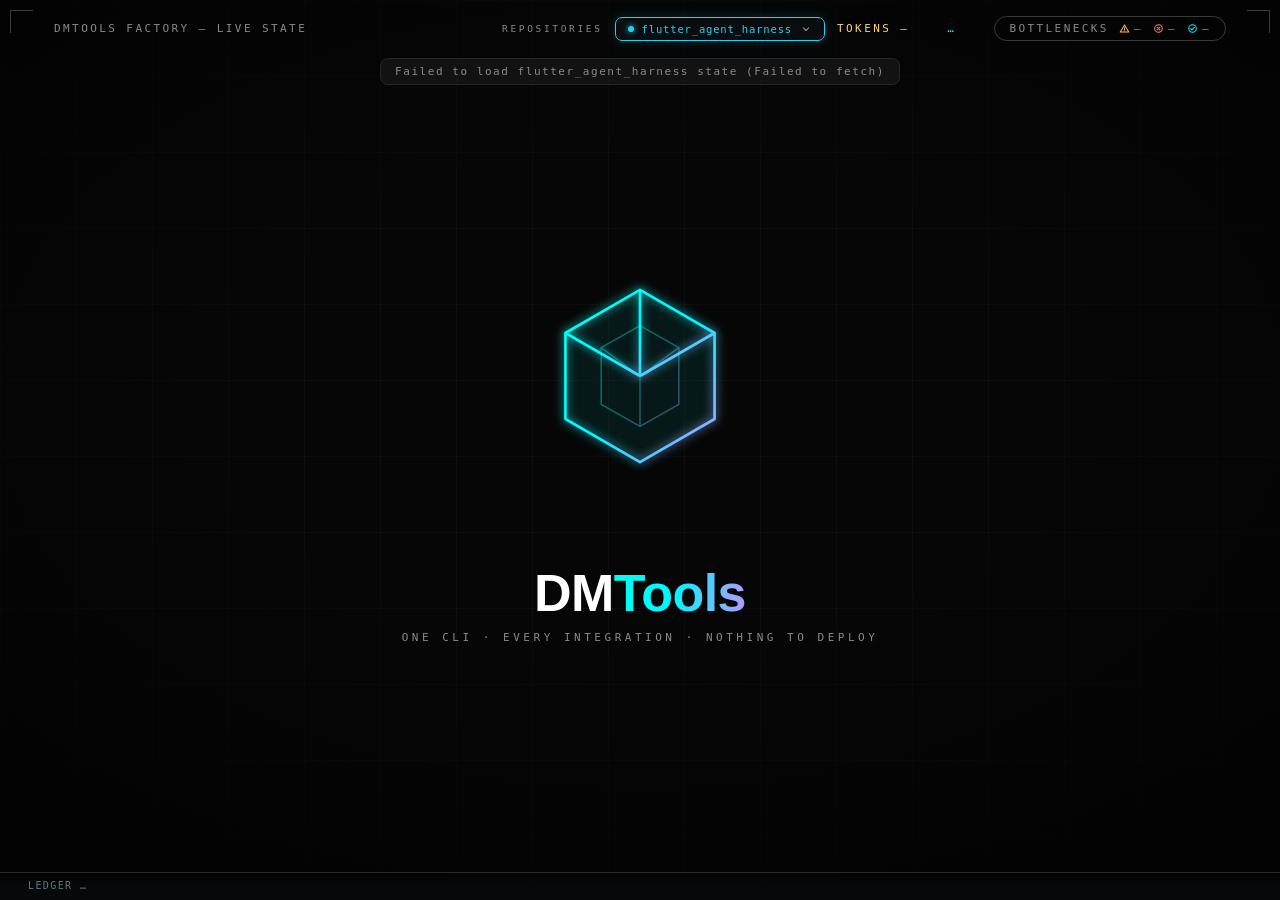
<file: index.html>
<!DOCTYPE html>
<html lang="en">
<head>
  <meta charset="UTF-8">
  <meta name="viewport" content="width=device-width, initial-scale=1.0">
  <title>DMTools Factory — Proto Board</title>
  <!--
    Proto board (v5 of the factory board line, ported from the dm.ai landing
    prototype). Zero build for the page itself: js/proto-board.js is an
    esbuild bundle of js/proto-src/*.ts — rebuild with
      npx esbuild js/proto-src/proto-board.ts --bundle --format=esm --outfile=js/proto-board.js
    Sources kept in js/proto-src/ (boardStats has the pure helpers + vitest tests upstream).
    Reads the same factory-data snapshots as index.html; adds ledger, dwell
    analytics, flow/timeline modals and the 30d merged archive dashboard.
  -->
  <link rel="stylesheet" href="./proto.css">
</head>
<body>
<section class="board" id="board">
    <div class="board__grid" aria-hidden="true"></div>
    <div class="board__vignette" aria-hidden="true"></div>

    <header class="board__hud">
      <span class="board__hudLabel">DMTOOLS FACTORY — LIVE STATE</span>
      <span class="board__hudRight">
        <span class="board__hudRepo">REPOSITORIES</span>
        <div class="board__select" id="factory-select">
          <button class="board__selectBtn" id="factory-btn" type="button" aria-haspopup="listbox" aria-expanded="false">
            <span class="board__selectDot" id="factory-btn-dot"></span>
            <span id="factory-btn-name">…</span>
            <svg class="iconIco board__selectCaret" viewBox="0 0 16 16" aria-hidden="true"><g fill="none" stroke="currentColor" stroke-width="1.5" stroke-linecap="round" stroke-linejoin="round"><path d="M4.5 6.5l3.5 3.5 3.5-3.5"/></g></svg>
          </button>
          <div class="board__selectMenu" id="factory-menu" hidden>
            <input class="board__selectSearch" id="factory-search" type="text" placeholder="Search repositories…" autocomplete="off" spellcheck="false" />
            <ul class="board__selectList" id="factory-list" role="listbox" aria-label="Repositories"></ul>
          </div>
        </div>
        <span class="board__hudSeq board__hudTokens" id="token-totals" title="Token spend across all cards · read = prompt + cache, write = completion">TOKENS —</span>
        <span class="board__hudSeq" id="tick-status">…</span>
        <button class="board__bnBtn" id="bottleneck-btn" type="button" aria-haspopup="dialog" title="Bottlenecks — stuck items, failing checks, delivered today">
          <span class="board__bnLabel">BOTTLENECKS</span>
          <span class="board__bnStat is-stuck" title="stuck &gt; 45m no movement">
            <svg class="iconIco" viewBox="0 0 16 16" aria-hidden="true"><g fill="none" stroke="currentColor" stroke-width="1.5" stroke-linecap="round" stroke-linejoin="round"><path d="M8 2.8L14.2 13H1.8z"/><path d="M8 6.8v2.7M8 11.4v.1"/></g></svg>
            <b id="bn-stuck">–</b>
          </span>
          <span class="board__bnStat is-err" title="failing checks">
            <svg class="iconIco" viewBox="0 0 16 16" aria-hidden="true"><g fill="none" stroke="currentColor" stroke-width="1.5" stroke-linecap="round" stroke-linejoin="round"><circle cx="8" cy="8" r="5.5"/><path d="M6.2 6.2l3.6 3.6M9.8 6.2l-3.6 3.6"/></g></svg>
            <b id="bn-err">–</b>
          </span>
          <span class="board__bnStat is-ok" title="delivered today (UTC)">
            <svg class="iconIco" viewBox="0 0 16 16" aria-hidden="true"><g fill="none" stroke="currentColor" stroke-width="1.5" stroke-linecap="round" stroke-linejoin="round"><circle cx="8" cy="8" r="5.5"/><path d="M5.4 8.2l1.8 1.8 3.4-3.7"/></g></svg>
            <b id="bn-done">–</b>
          </span>
        </button>
      </span>
    </header>
    <div class="board__ledger" id="factory-ledger" role="status">LEDGER …</div>

    <div class="board__status" id="load-status" role="status">Loading factory states…</div>

    <svg class="board__wires" id="wires" aria-hidden="true"></svg>

    <div class="board__cube" id="cube">
      <svg viewBox="0 0 200 200" width="210" height="210" role="img" aria-label="DMTools cube mark">
        <defs>
          <linearGradient id="cubeGrad" x1="0" y1="0" x2="1" y2="1">
            <stop offset="0" stop-color="#00FFF0" />
            <stop offset="0.5" stop-color="#00F6FF" />
            <stop offset="1" stop-color="#B896FF" />
          </linearGradient>
          <filter id="cubeGlow" x="-40%" y="-40%" width="180%" height="180%">
            <feGaussianBlur stdDeviation="4.5" result="b" />
            <feMerge><feMergeNode in="b" /><feMergeNode in="SourceGraphic" /></feMerge>
          </filter>
        </defs>
        <g stroke="url(#cubeGrad)" stroke-width="2.6" fill="none" stroke-linejoin="round" filter="url(#cubeGlow)">
          <path d="M100 18 L171 59 L171 141 L100 182 L29 141 L29 59 Z" fill="rgba(0,246,255,0.035)" />
          <path d="M100 100 L100 18 M100 100 L171 59 M100 100 L29 59" />
          <path d="M100 100 L100 182" opacity="0.55" />
        </g>
        <g stroke="url(#cubeGrad)" stroke-width="1.4" fill="none" opacity="0.38" stroke-linejoin="round">
          <path d="M100 52 L137 73 L137 127 L100 148 L63 127 L63 73 Z" />
          <path d="M100 100 L100 52 M100 100 L137 73 M100 100 L63 73 M100 100 L100 148" />
        </g>
      </svg>
    </div>

    <div class="board__caption">
      <p class="board__wordmark">DM<span>Tools</span></p>
      <p class="board__tagline">ONE CLI · EVERY INTEGRATION · NOTHING TO DEPLOY</p>
    </div>

    <ul class="board__mobileLanes" id="mobile-lanes"></ul>

    <div class="phaseModal" id="phase-modal" role="dialog" aria-modal="true" aria-labelledby="lane-title" hidden>
      <div class="phaseModal__backdrop" data-close></div>
      <div class="phaseModal__panel">
        <button class="phaseModal__close" type="button" data-close aria-label="Close"><svg class="iconIco" viewBox="0 0 16 16" aria-hidden="true"><g fill="none" stroke="currentColor" stroke-width="1.5" stroke-linecap="round"><path d="M4.5 4.5l7 7M11.5 4.5l-7 7"/></g></svg></button>

        <div id="lane-view">
          <p class="phaseModal__eyebrow" id="lane-eyebrow"></p>
          <h2 class="phaseModal__title" id="lane-title"></h2>
          <p class="phaseModal__summary" id="lane-summary"></p>
          <div class="laneAvg" id="lane-avg" hidden></div>
          <p class="phaseModal__sectionLabel">Tickets in this lane</p>
          <div class="phaseModal__tickets" id="lane-tickets"></div>
        </div>

        <div id="ticket-view" hidden>
          <button class="phaseModal__back" type="button" id="ticket-back"><svg class="iconIco" viewBox="0 0 16 16" aria-hidden="true"><g fill="none" stroke="currentColor" stroke-width="1.5" stroke-linecap="round" stroke-linejoin="round"><path d="M8 3.5L3.5 8 8 12.5M3.5 8H13"/></g></svg><span>Back to lane</span></button>
          <p class="phaseModal__eyebrow" id="ticket-eyebrow"></p>
          <h2 class="phaseModal__title" id="ticket-title"></h2>
          <div class="phaseModal__chips" id="ticket-chips"></div>
          <div class="tkGrid">
            <div class="tkGrid__main">
              <p class="phaseModal__sectionLabel">Flow · phases aggregated</p>
              <div id="ticket-flow"></div>
              <p class="phaseModal__sectionLabel">Timeline · to scale</p>
              <div id="ticket-timeline"></div>
              <details class="tkRaw" id="ticket-raw">
                <summary>Raw history</summary>
                <ul class="phaseModal__history" id="ticket-history"></ul>
              </details>
            </div>
            <aside class="tkGrid__side">
              <p class="phaseModal__sectionLabel">Value stream</p>
              <dl class="phaseModal__stats" id="ticket-stats"></dl>
              <p class="phaseModal__sectionLabel">Token spend</p>
              <div id="ticket-tokens"></div>
              <a class="phaseModal__gh" id="ticket-gh" target="_blank" rel="noopener"><span>Open on GitHub</span><svg class="iconIco" viewBox="0 0 16 16" aria-hidden="true"><g fill="none" stroke="currentColor" stroke-width="1.5" stroke-linecap="round" stroke-linejoin="round"><path d="M7 3.5H3.5v9h9V9M9.5 3h3.5v3.5M12.5 3.5L7.5 8.5"/></g></svg></a>
            </aside>
          </div>
        </div>
      <div id="bottleneck-view" hidden>
        <button class="phaseModal__back" type="button" id="bn-back">
          <svg class="iconIco" viewBox="0 0 16 16" aria-hidden="true"><g fill="none" stroke="currentColor" stroke-width="1.5" stroke-linecap="round" stroke-linejoin="round"><path d="M8 3.5L3.5 8 8 12.5M3.5 8H13"/></g></svg>
          <span>Back to board</span>
        </button>
        <p class="phaseModal__eyebrow" id="bn-eyebrow"></p>
        <h2 class="phaseModal__title">Bottlenecks</h2>
        <div class="bnGrid">
          <section class="bnSec">
            <p class="phaseModal__sectionLabel">Stuck · no movement &gt; 45m</p>
            <div id="bn-stuck-list"></div>
          </section>
          <section class="bnSec">
            <p class="phaseModal__sectionLabel">Failing checks</p>
            <div id="bn-err-list"></div>
          </section>
          <section class="bnSec">
            <p class="phaseModal__sectionLabel">Delivered today · UTC</p>
            <div id="bn-done-list"></div>
          </section>
          <section class="bnSec">
            <p class="phaseModal__sectionLabel">Avg time per item · by phase</p>
            <div id="bn-flow"></div>
          </section>
        </div>
      </div>
      </div>

    </div>
  </section>
  <script type="module" src="./js/proto-board.js"></script>
</body>
</html>
</file>
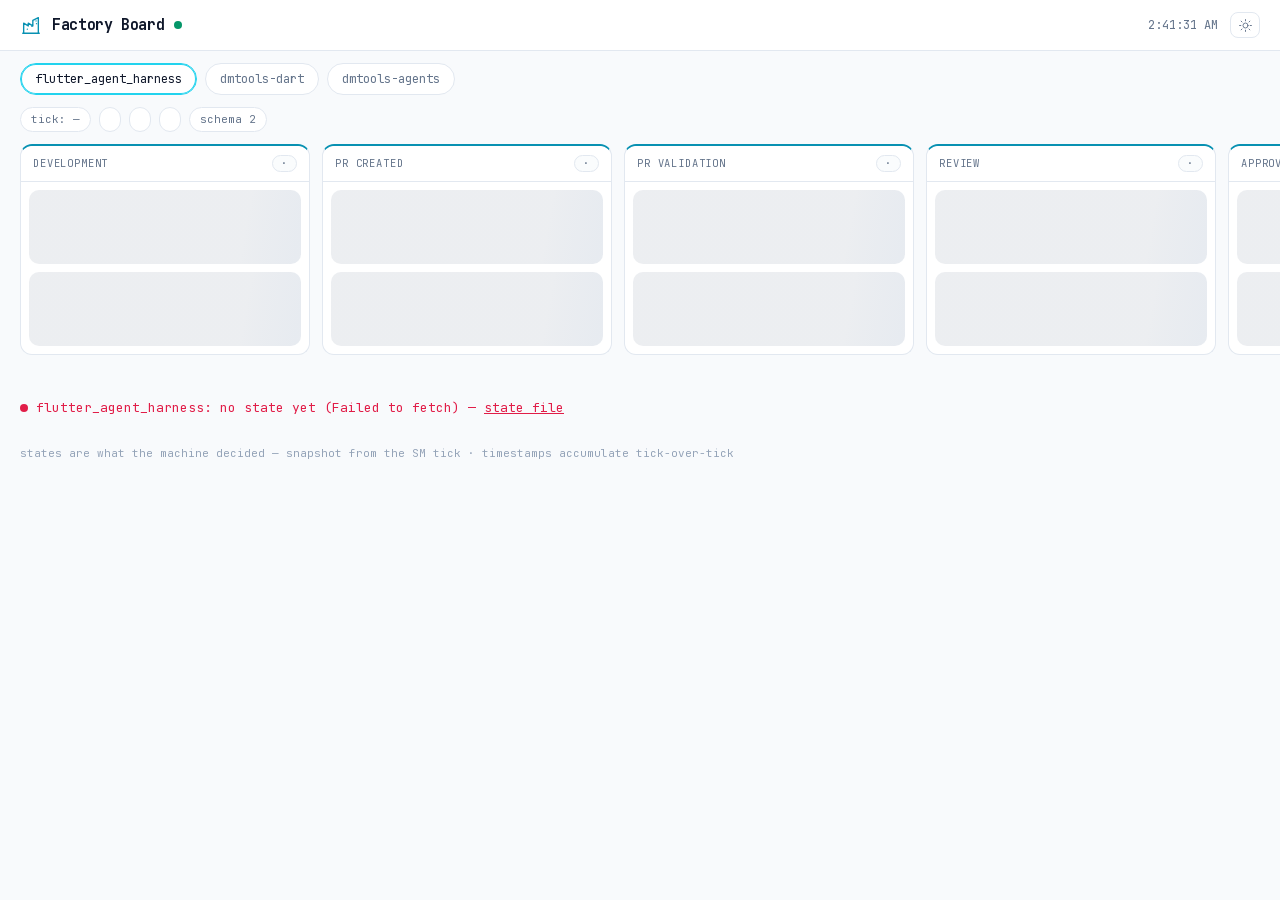
<file: board.html>
<!DOCTYPE html>
<html lang="en" data-theme="dark">
<head>
  <meta charset="UTF-8">
  <meta name="viewport" content="width=device-width, initial-scale=1.0">
  <title>Factory Board</title>
  <!--
    Factory Board v3 (owner 2026-10-03) — deploy anywhere (GitHub Pages,
    Cloudflare Pages, fa1.dev). Zero build, zero tokens: the board reads
    factory-state snapshots published by each factory's SM tick to its
    repo's `factory-data` branch (raw.githubusercontent CDN links).
    Schema 1, schema 2 and the v3 additions (card history, backlog,
    optional tokens) all render — additive schema, old snapshots never
    break it.

    v3 surfaces: readable per-lane summaries + progress bars, a click-to-
    open details drawer (state history, per-state timings, per-leg token
    table), and the issue backlog lanes fed by the same snapshots.

    v4 value stream (gh-769): the drawer's history renders as a phase rail
    (rework rounds collapse: 'PR created ×3', first pass vs rework time),
    validating splits CI wall-time from queue wait (checks.runStartedAt),
    every card names what happens next / what's blocking, token totals
    show on cards, and a board-level value-stream strip aggregates phases,
    rework and token spend. Stale snapshots announce themselves.

    DEPLOY:
      1. Copy this folder.
      2. Edit config.js — factories[] + lanes + backlogColumns (all knobs
         live there).
      3. Style: edit styles.css :root variables (or data-theme overrides).

    DEV: append ?fixture=visual-check/fixture.json to render a bundled
    sample snapshot (deterministic visual-check screenshots, no network);
    ?drawer=pr-817 deep-links the details drawer.
  -->
  <script>
    (function () {
      try {
        var t = new URLSearchParams(location.search).get('theme');
        if (t !== 'light' && t !== 'dark') {
          t = localStorage.getItem('fb-theme') ||
              (matchMedia('(prefers-color-scheme: light)').matches ? 'light' : 'dark');
        }
        document.documentElement.setAttribute('data-theme', t);
      } catch (e) {}
    })();
  </script>
  <link rel="stylesheet" href="styles.css">
</head>
<body>
  <header class="topbar">
    <div class="brand">
      <span class="logo" id="brand-logo" aria-hidden="true">
        <svg viewBox="0 0 24 24" width="22" height="22" fill="none"
             stroke="currentColor" stroke-width="1.5" stroke-linecap="round"
             stroke-linejoin="round">
          <path d="M3 21h18"></path>
          <path d="M4 21V10l5 3V10l5 3V7l6-3v17"></path>
          <path d="M17.5 7.5v0"></path>
          <circle cx="8" cy="16.5" r=".75" fill="currentColor" stroke="none"></circle>
          <circle cx="13" cy="13.5" r=".75" fill="currentColor" stroke="none"></circle>
          <circle cx="18" cy="10.5" r=".75" fill="currentColor" stroke="none"></circle>
        </svg>
      </span>
      <h1 id="brand-title">Factory Board</h1>
      <span class="live" id="live-dot" title="auto-refresh"></span>
    </div>
    <div class="topbar-right">
      <span class="clock" id="clock">—</span>
      <button class="theme-btn" id="theme-btn" title="toggle theme" aria-label="toggle theme">
        <svg class="icon-sun" viewBox="0 0 24 24" width="15" height="15" fill="none"
             stroke="currentColor" stroke-width="1.5" stroke-linecap="round">
          <circle cx="12" cy="12" r="4"></circle>
          <path d="M12 2.5v2M12 19.5v2M2.5 12h2M19.5 12h2M5 5l1.4 1.4M17.6 17.6L19 19M19 5l-1.4 1.4M6.4 17.6L5 19"></path>
        </svg>
        <svg class="icon-moon" viewBox="0 0 24 24" width="15" height="15" fill="none"
             stroke="currentColor" stroke-width="1.5" stroke-linecap="round"
             stroke-linejoin="round">
          <path d="M20.5 14.5A8.5 8.5 0 0 1 9.5 3.5a8.5 8.5 0 1 0 11 11z"></path>
        </svg>
      </button>
    </div>
  </header>

  <nav class="factory-tabs" id="factory-tabs" aria-label="factories"></nav>

  <main id="board">
    <section class="statusline" id="statusline" hidden>
      <span class="pill" id="tick-pill">tick: —</span>
      <span class="pill" id="counts-pill"></span>
      <span class="pill" id="backlog-pill"></span>
      <span class="pill" id="cost-pill" hidden title="model spend (14d)"></span>
      <span class="pill" id="repo-pill"></span>
      <span class="pill" id="schema-pill">schema 2</span>
    </section>
    <div class="lanes" id="lanes"></div>
    <section class="flow" id="flow" aria-label="value stream"></section>
    <section class="backlog" id="backlog" aria-label="issue backlog"></section>
    <p class="error" id="error" hidden></p>
  </main>

  <div class="drawer-backdrop" id="drawer-backdrop" hidden></div>
  <aside class="drawer" id="drawer" hidden aria-label="details drawer"
         role="dialog" aria-modal="false"></aside>

  <footer class="foot">
    <span id="foot-note">states are what the machine decided — snapshot from the SM tick · timestamps accumulate tick-over-tick</span>
  </footer>

  <script src="config.js"></script>
  <script src="steps.js"></script>
  <script src="flow.js"></script>
  <script src="app.js"></script>
</body>
</html>
</file>
<file: proto.css>
:root {
  --canvas: #060606; --surface: #161616; --surface-alt: #1C1C1C;
  --text: #FFFFFF; --muted: #E4E4E4; --faint: #8A8A8A;
  --hairline: #2A2A2A; --hairline-strong: #3A3A3A;
  --sea: #00F6FF; --mint: #00FFF0; --lilac: #B896FF; --sky: #7BA8FF;
  --grad: linear-gradient(96deg, var(--mint) 0%, var(--sea) 46%, var(--lilac) 100%);
  --node-ai-fill: #17121F; --node-ai-line: #B896FF; --node-ai-text: #CDB4FF;
  --node-sys-fill: #0B191D; --node-sys-line: #00F6FF; --node-sys-text: #86EEF8;
  --font: 'Source Sans 3', 'Source Sans Pro', Arial, Helvetica, sans-serif;
  --mono: 'JetBrains Mono', 'SFMono-Regular', Consolas, Menlo, monospace;
  --ease: cubic-bezier(0.22, 0.61, 0.36, 1);
}
html, body { margin: 0; background: var(--canvas); color: var(--text); }

/* Circuit-hero prototype styles — factory board on the landing Night tokens. */

.board { position: relative; min-height: 100vh; overflow: hidden; background: var(--canvas); color: var(--text); font-family: var(--font); }
.board__grid { position: absolute; inset: 0; background-image: linear-gradient(rgba(255,255,255,0.028) 1px, transparent 1px), linear-gradient(90deg, rgba(255,255,255,0.028) 1px, transparent 1px); background-size: 76px 76px; mask-image: radial-gradient(ellipse 90% 85% at 50% 45%, black 30%, transparent 100%); -webkit-mask-image: radial-gradient(ellipse 90% 85% at 50% 45%, black 30%, transparent 100%); }
.board__vignette { position: absolute; inset: 0; background: radial-gradient(ellipse 72% 62% at 50% 44%, transparent 42%, rgba(0,0,0,0.52) 100%); pointer-events: none; }

.board__hud { position: absolute; top: 0; left: 0; right: 0; display: flex; align-items: center; justify-content: space-between; gap: 16px; padding: 16px 28px 0; font-family: var(--mono); font-size: 11px; letter-spacing: 0.22em; color: var(--faint); z-index: 5; }
.board__hud::before, .board__hud::after { content: ''; position: absolute; top: 10px; width: 22px; height: 22px; border: 1px solid var(--hairline-strong); }
.board__hud::before { left: 10px; border-right: 0; border-bottom: 0; }
.board__hud::after { right: 10px; border-left: 0; border-bottom: 0; }
.board__hudLabel { padding-left: 26px; white-space: nowrap; }
.board__hudRight { display: flex; align-items: center; gap: 12px; padding-right: 26px; }
.board__hudRepo { font-size: 9.5px; letter-spacing: 0.28em; color: var(--faint); }
.board__hudSeq { color: var(--sea); white-space: nowrap; }
.board__hudSeq.is-stale { color: #ffb454; }

.board__tabs { display: flex; gap: 6px; }
.board__tab {
  font-family: var(--mono); font-size: 10.5px; letter-spacing: 0.08em;
  color: var(--faint); background: none; border: 1px solid #23282b; border-radius: 7px;
  padding: 4px 10px; cursor: pointer; transition: color 160ms ease, border-color 160ms ease, box-shadow 160ms ease;
}
.board__tab:hover { color: var(--text); border-color: var(--hairline-strong); }
.board__tab.is-active { color: var(--accent); border-color: var(--accent); box-shadow: 0 0 12px color-mix(in srgb, var(--accent) 25%, transparent); }

/* Repository dropdown with quick search */
.board__select { position: relative; }
.board__selectBtn {
  display: inline-flex; align-items: center; gap: 8px;
  font-family: var(--mono); font-size: 10.5px; letter-spacing: 0.08em;
  color: var(--accent, #22d3ee); background: rgba(10, 16, 18, 0.8);
  border: 1px solid var(--accent, #22d3ee); border-radius: 7px;
  padding: 5px 12px; cursor: pointer; min-width: 190px; text-align: left;
  box-shadow: 0 0 12px color-mix(in srgb, var(--accent, #22d3ee) 20%, transparent);
}
.board__selectBtn:hover { filter: brightness(1.15); }
.board__selectDot { width: 6px; height: 6px; border-radius: 50%; background: var(--accent, #22d3ee); flex: none; }
.board__selectCaret { margin-left: auto; color: var(--faint); width: 10px; height: 10px; }
.board__selectMenu {
  position: absolute; top: calc(100% + 6px); right: 0; z-index: 60;
  width: 300px; padding: 8px;
  background: rgba(8, 13, 15, 0.97); border: 1px solid #2a3236; border-radius: 10px;
  box-shadow: 0 18px 44px rgba(0, 0, 0, 0.6);
}
.board__selectSearch {
  width: 100%; box-sizing: border-box; margin-bottom: 6px;
  font-family: var(--mono); font-size: 11px; letter-spacing: 0.06em;
  color: var(--text); background: #0a1012; border: 1px solid #23282b; border-radius: 7px;
  padding: 7px 10px; outline: none;
}
.board__selectSearch:focus { border-color: var(--accent, #22d3ee); }
.board__selectList { list-style: none; margin: 0; padding: 0; max-height: 240px; overflow-y: auto; }
.board__selectOpt {
  display: flex; width: 100%; align-items: center; gap: 9px;
  font-family: var(--mono); font-size: 11px; letter-spacing: 0.06em;
  color: var(--text); background: none; border: 0; border-radius: 7px;
  padding: 8px 10px; cursor: pointer; text-align: left;
}
.board__selectOpt.is-hl { background: rgba(255, 255, 255, 0.06); }
.board__selectOpt.is-active { color: var(--accent, #22d3ee); }
.board__selectName { overflow: hidden; text-overflow: ellipsis; white-space: nowrap; }
.board__selectMark { margin-left: auto; font-size: 8.5px; color: var(--sea); opacity: 0.75; flex: none; }
.board__selectEmpty { font-family: var(--mono); font-size: 10.5px; color: var(--faint); padding: 10px; }

/* Merged archive (beyond the 24h snapshot window) */
.arcBox { margin-top: 14px; padding-top: 12px; border-top: 1px solid #1d2427; grid-column: 1 / -1; }
.arcBox__head { font-family: var(--mono); font-size: 9.5px; letter-spacing: 0.22em; color: var(--faint); margin-bottom: 8px; }
.arcBox__body { font-family: var(--mono); font-size: 10.5px; color: var(--faint); }
.arcDash { display: flex; gap: 24px; align-items: flex-end; flex-wrap: wrap; margin: 4px 0 12px; }
.arcSpark { display: flex; align-items: flex-end; gap: 2px; height: 46px; flex: 1; min-width: 260px; }
.arcSpark__bar { flex: 1; min-height: 2px; border-radius: 2px 2px 0 0; background: linear-gradient(180deg, rgba(0,246,255,0.75), rgba(0,120,140,0.45)); }
.arcSpark__bar.is-best { background: linear-gradient(180deg, rgba(184,150,255,0.95), rgba(90,60,180,0.6)); }
.arcSpark__axis { display: flex; justify-content: space-between; font-family: var(--mono); font-size: 8.5px; color: var(--faint); margin-top: 4px; }
.arcChips { display: flex; flex-wrap: wrap; gap: 8px; }
.arcChip { border: 1px solid var(--hairline-strong); border-radius: 8px; padding: 5px 10px; background: rgba(255,255,255,0.02); }
.arcChip__k { display: block; font-family: var(--mono); font-size: 8.5px; letter-spacing: 0.14em; text-transform: uppercase; color: var(--faint); }
.arcChip__v { display: block; margin-top: 2px; font-family: var(--mono); font-size: 13px; color: #fff; }
.arcList { display: flex; flex-direction: column; max-height: 38vh; overflow-y: auto; padding-right: 4px; }
.arcRow {
  display: flex; gap: 10px; align-items: baseline;
  padding: 6px 4px; border-radius: 6px; text-decoration: none;
  color: var(--text); font-size: 12.5px;
}
.arcRow:hover { background: rgba(255, 255, 255, 0.05); }
.arcRow__id { font-family: var(--mono); font-size: 10px; color: var(--accent, #22d3ee); flex: none; min-width: 38px; }
.arcRow__title { overflow: hidden; text-overflow: ellipsis; white-space: nowrap; flex: 1; }
.arcRow__when { font-family: var(--mono); font-size: 9.5px; color: var(--faint); flex: none; }

.board__status {
  position: absolute; top: 58px; left: 50%; transform: translateX(-50%);
  font-family: var(--mono); font-size: 11px; letter-spacing: 0.14em; color: var(--faint);
  background: rgba(22,22,22,0.8); border: 1px solid #23282b; border-radius: 8px; padding: 6px 14px; z-index: 6;
}
.board__status[hidden] { display: none; }

.board__wires { position: absolute; inset: 0; z-index: 2; }
.board__wire { fill: none; stroke-width: 1.2; transition: stroke-width 180ms ease, filter 180ms ease; }
.board__wire.is-hot { stroke-width: 2; filter: drop-shadow(0 0 6px rgba(0,255,240,0.6)); }
.board__pad { fill: #0b191d; stroke-width: 1; }
.board__term { cursor: pointer; outline: none; }
.board__term:focus-visible circle:last-of-type { stroke: #fff; stroke-width: 1.5; }
.board__label { font-family: var(--mono); font-size: 10.5px; letter-spacing: 0.08em; transition: fill 160ms ease; }
.board__label.is-hot { fill-opacity: 1; }
.board__pulse { pointer-events: none; }

.board__cube { position: absolute; top: 42%; left: 50%; transform: translate(-50%, -50%); z-index: 3; animation: cubeFloat 7s ease-in-out infinite; }
@keyframes cubeFloat { 0%, 100% { transform: translate(-50%, -50%); } 50% { transform: translate(-50%, calc(-50% - 7px)); } }

.board__caption { position: absolute; top: 63%; left: 50%; transform: translateX(-50%); text-align: center; z-index: 3; pointer-events: none; }
.board__wordmark { margin: 0; font-size: 52px; font-weight: 700; letter-spacing: -0.01em; color: #fff; line-height: 1; }
.board__wordmark span { background: var(--grad); -webkit-background-clip: text; background-clip: text; color: transparent; }
.board__tagline { margin: 12px 0 0; font-family: var(--mono); font-size: 11px; letter-spacing: 0.32em; color: var(--faint); }

.board__mobileLanes { display: none; }
.board__mobileLane {
  width: 100%; text-align: left; background: rgba(22,22,22,0.85); border: 1px solid #23282b;
  border-radius: 10px; padding: 12px 14px; color: var(--text); font-size: 14px; cursor: pointer;
}

/* Modal shell */
.phaseModal { position: fixed; inset: 0; z-index: 50; display: grid; place-items: center; }
.phaseModal[hidden] { display: none; }
.phaseModal__backdrop { position: absolute; inset: 0; background: rgba(0,0,0,0.62); backdrop-filter: blur(4px); }
.phaseModal__panel {
  position: relative; width: min(1080px, calc(100vw - 48px)); max-height: min(88vh, 940px); overflow: auto;
  background: #131415; border: 1px solid #2a2f33; border-radius: 16px; padding: 30px 32px 26px;
  box-shadow: 0 24px 80px rgba(0,0,0,0.6); animation: phaseModalIn 220ms var(--ease);
}
@keyframes phaseModalIn { from { opacity: 0; transform: translateY(10px) scale(0.985); } to { opacity: 1; transform: none; } }
.phaseModal__close { position: absolute; top: 14px; right: 14px; width: 32px; height: 32px; background: none; border: 1px solid var(--hairline); border-radius: 8px; color: var(--faint); font-size: 13px; cursor: pointer; }
.phaseModal__close:hover { color: var(--text); border-color: var(--hairline-strong); }
.phaseModal__eyebrow { margin: 0 0 10px; font-family: var(--mono); font-size: 11px; letter-spacing: 0.24em; color: var(--sea); }
.phaseModal__title { margin: 0; font-size: 26px; font-weight: 700; color: #fff; letter-spacing: -0.01em; line-height: 1.25; }
.phaseModal__summary { margin: 10px 0 0; font-size: 14.5px; line-height: 1.55; color: var(--muted); }
.phaseModal__sectionLabel { margin: 24px 0 10px; font-family: var(--mono); font-size: 10.5px; letter-spacing: 0.2em; text-transform: uppercase; color: var(--faint); border-top: 1px solid var(--hairline); padding-top: 18px; }
.phaseModal__empty { margin: 0; font-size: 13px; color: var(--faint); }

/* Lane: avg dwell strip + ticket grid */
.laneAvg { display: flex; flex-wrap: wrap; gap: 8px; margin-top: 14px; }
.laneAvg__chip { border: 1px solid var(--hairline-strong); border-radius: 10px; padding: 7px 12px; background: rgba(255,255,255,0.02); }
.laneAvg__k { display: block; font-family: var(--mono); font-size: 9.5px; letter-spacing: 0.16em; text-transform: uppercase; color: var(--faint); }
.laneAvg__v { display: block; margin-top: 3px; font-family: var(--mono); font-size: 14px; color: #fff; }
.phaseModal__tickets { display: grid; grid-template-columns: repeat(auto-fill, minmax(320px, 1fr)); gap: 10px; max-height: 52vh; overflow-y: auto; padding-right: 4px; }
.tkCard {
  display: block; width: 100%; text-align: left;
  background: #0f1a1c; border: 1px solid rgba(0, 246, 255, 0.18); border-radius: 10px;
  padding: 12px 14px; cursor: pointer; color: inherit; font: inherit;
  transition: border-color 160ms ease, box-shadow 160ms ease;
}
.tkCard:hover { border-color: rgba(0, 246, 255, 0.5); box-shadow: 0 0 18px rgba(0, 246, 255, 0.1); }
.tkCard__head { display: flex; align-items: center; flex-wrap: wrap; gap: 8px; }
.tkCard__id { font-family: var(--mono); font-size: 13px; font-weight: 500; color: var(--sky); }
.tkCard__dur { margin-left: auto; font-family: var(--mono); font-size: 11px; color: var(--faint); }
.tkCard__title { margin: 7px 0 10px; font-size: 13.5px; line-height: 1.4; color: var(--muted); display: -webkit-box; -webkit-line-clamp: 2; -webkit-box-orient: vertical; overflow: hidden; }
.tkCard__foot { display: flex; align-items: center; justify-content: space-between; gap: 12px; }
.tkCard__status { display: inline-flex; align-items: center; gap: 5px; min-width: 0; font-family: var(--mono); font-size: 11px; color: var(--sea); white-space: nowrap; }
.tkCard__status .iconIco { width: 9px; height: 9px; flex: none; }
.tkCard__statusTxt { overflow: hidden; text-overflow: ellipsis; }
.tkRail { display: flex; align-items: center; flex: 0 1 auto; min-width: 0; overflow: hidden; justify-content: flex-end; mask-image: linear-gradient(90deg, transparent 0, #000 16%); -webkit-mask-image: linear-gradient(90deg, transparent 0, #000 16%); }
.tkRail__dot { width: 7px; height: 7px; border-radius: 50%; flex-shrink: 0; background: #2c3a3d; border: 1px solid rgba(0, 246, 255, 0.25); }
.tkRail__dot.is-here { background: var(--sea); border-color: var(--sea); box-shadow: 0 0 8px rgba(0, 246, 255, 0.7); }
.tkRail__line { width: 8px; height: 1px; background: rgba(0, 246, 255, 0.22); flex-shrink: 0; }

/* Ticket drawer view */
.phaseModal__back { background: none; border: 0; padding: 0; margin: 0 0 14px; font-family: var(--mono); font-size: 11px; letter-spacing: 0.08em; color: var(--sea); cursor: pointer; }
.phaseModal__back:hover { text-decoration: underline; }
.phaseModal__chips { display: flex; flex-wrap: wrap; gap: 8px; margin-top: 14px; }
.phaseModal__chip { font-family: var(--mono); font-size: 10px; letter-spacing: 0.06em; border: 1px solid var(--hairline-strong); border-radius: 999px; padding: 2px 10px; color: var(--faint); }
.phaseModal__chip--route { color: var(--node-ai-text); background: var(--node-ai-fill); border-color: rgba(184,150,255,0.35); }
.phaseModal__history { list-style: none; margin: 0; padding: 0; display: flex; flex-direction: column; gap: 12px; }
.tkHist__row { display: flex; align-items: center; gap: 10px; }
.tkHist__label { font-size: 13.5px; color: var(--muted); }
.tkHist.is-here .tkHist__label { color: #fff; font-weight: 600; }
.tkHist__row code { font-family: var(--mono); font-size: 10.5px; color: var(--node-sys-text); background: var(--node-sys-fill); border: 1px solid rgba(0,246,255,0.25); border-radius: 5px; padding: 1px 6px; }
.tkHist__dur { margin-left: auto; font-family: var(--mono); font-size: 11px; color: var(--faint); }
.tkHist__bar { margin-top: 5px; height: 3px; background: #1d2124; border-radius: 2px; overflow: hidden; }
.tkHist__bar span { display: block; height: 100%; background: var(--grad); border-radius: 2px; }
.tkHist.is-here .tkHist__bar span { box-shadow: 0 0 8px rgba(0, 246, 255, 0.5); }

/* Ticket drawer: two-column layout on wide screens */
.tkGrid { display: grid; grid-template-columns: 1fr; gap: 0 32px; }
@media (min-width: 960px) { .tkGrid { grid-template-columns: minmax(0, 1.4fr) minmax(300px, 1fr); } .tkGrid__side { border-left: 1px solid var(--hairline); padding-left: 32px; } }
.tkGrid__main { min-width: 0; }

/* Aggregated flow rows (per phase) */
.tkFlow { margin-bottom: 12px; }
.tkFlow__row { display: flex; align-items: baseline; gap: 10px; }
.tkFlow__label { font-size: 13.5px; color: var(--muted); }
.tkFlow.is-here .tkFlow__label { color: #fff; font-weight: 600; }
.tkFlow__visits { font-family: var(--mono); font-size: 10.5px; color: var(--node-ai-text); background: var(--node-ai-fill); border: 1px solid rgba(184,150,255,0.35); border-radius: 999px; padding: 0 8px; }
.tkFlow__avg { margin-left: auto; font-family: var(--mono); font-size: 10.5px; color: var(--faint); }
.tkFlow__total { font-family: var(--mono); font-size: 11.5px; color: var(--text); min-width: 64px; text-align: right; }
.tkFlow__bar { margin-top: 5px; height: 4px; background: #1d2124; border-radius: 2px; overflow: hidden; }
.tkFlow__bar span { display: block; height: 100%; background: var(--grad); border-radius: 2px; }
.tkFlow.is-here .tkFlow__bar span { box-shadow: 0 0 8px rgba(0, 246, 255, 0.5); }

/* Proportional stacked timeline */
.tkTimeline { display: flex; height: 16px; border-radius: 8px; overflow: hidden; border: 1px solid rgba(255,255,255,0.06); }
.tkTimeline__seg { flex-basis: 0; min-width: 3px; }
.tkTimeline__seg:hover { filter: brightness(1.5); }
.tkTimeline__seg.hue--dev { background: linear-gradient(180deg, rgba(0,214,255,0.85), rgba(0,120,212,0.85)); }
.tkTimeline__seg.hue--validate { background: linear-gradient(180deg, rgba(184,150,255,0.9), rgba(120,80,220,0.9)); }
.tkTimeline__seg.hue--review { background: linear-gradient(180deg, rgba(52,211,153,0.85), rgba(16,140,100,0.85)); }
.tkTimeline__seg.hue--queue { background: linear-gradient(180deg, rgba(255,212,121,0.75), rgba(180,130,40,0.75)); }
.tkTimeline__seg.hue--merged { background: linear-gradient(180deg, rgba(0,246,255,0.9), rgba(0,180,200,0.9)); }
.tkTimeline__seg.hue--hold { background: #2b3134; }
.tkTimeline__legend { margin: 8px 0 0; font-family: var(--mono); font-size: 10px; letter-spacing: 0.08em; color: var(--faint); }

/* Raw history collapsible */
.tkRaw { margin-top: 4px; }
.tkRaw summary { display: inline-flex; align-items: center; gap: 6px; cursor: pointer; font-family: var(--mono); font-size: 11px; letter-spacing: 0.12em; text-transform: uppercase; color: var(--faint); padding: 6px 0; list-style: none; }
.tkRawChev { color: var(--sea); transition: transform 160ms var(--ease); }
.tkRaw[open] .tkRawChev { transform: rotate(90deg); }
.tkRaw summary:hover { color: var(--muted); }
.tkRaw .phaseModal__history { margin-top: 10px; }

.tkTokens { width: 100%; border-collapse: collapse; font-size: 12.5px; }
.tkTokens th { text-align: left; font-family: var(--mono); font-size: 10px; letter-spacing: 0.12em; text-transform: uppercase; color: var(--faint); font-weight: 400; padding: 0 12px 6px 0; }
.tkTokens td { padding: 4px 12px 4px 0; border-top: 1px solid var(--hairline); color: var(--muted); font-family: var(--mono); font-size: 11.5px; }
.tkTokens td:first-child { color: var(--text); }

.phaseModal__stats { display: grid; grid-template-columns: auto 1fr; gap: 7px 18px; margin: 0; }
.phaseModal__stats dt { font-family: var(--mono); font-size: 10.5px; letter-spacing: 0.14em; text-transform: uppercase; color: var(--faint); padding-top: 2px; }
.phaseModal__stats dd { margin: 0; font-size: 13.5px; color: var(--muted); }
.phaseModal__gh { display: inline-block; margin-top: 20px; font-family: var(--mono); font-size: 12px; color: var(--sea); text-decoration: none; border: 1px solid rgba(0,246,255,0.35); border-radius: 8px; padding: 7px 14px; }
.phaseModal__gh:hover { background: rgba(0,246,255,0.08); }

/* Wire + terminal primitives (SVG nodes created in JS) */
.board__wire { fill: none; stroke-width: 1.2; transition: stroke-width 180ms ease, filter 180ms ease; }
.board__wire.is-hot { stroke-width: 2; filter: drop-shadow(0 0 6px rgba(0,255,240,0.6)); }
.board__pad { fill: #0b191d; stroke-width: 1; }
.board__term { cursor: pointer; outline: none; }
.board__term:focus-visible circle:last-of-type { stroke: #fff; stroke-width: 1.5; }
.board__label { font-family: var(--mono); font-size: 10.5px; letter-spacing: 0.08em; transition: fill 160ms ease; }
.board__label.is-hot { fill-opacity: 1; }
.board__label .board__wait { fill: #ffb454; }
.board__pulse { pointer-events: none; }

.board__mobileLanes { display: none; list-style: none; margin: 0; padding: 0 16px; }
.board__mobileLane { width: 100%; text-align: left; background: rgba(22,22,22,0.85); border: 1px solid #23282b; border-radius: 10px; padding: 12px 14px; color: var(--text); font-size: 14px; cursor: pointer; margin-bottom: 8px; }

/* Cube + caption */
.board__cube { position: absolute; top: 42%; left: 50%; transform: translate(-50%, -50%); z-index: 3; animation: cubeFloat 7s ease-in-out infinite; }
@keyframes cubeFloat { 0%, 100% { transform: translate(-50%, -50%); } 50% { transform: translate(-50%, calc(-50% - 7px)); } }
.board__caption { position: absolute; top: 63%; left: 50%; transform: translateX(-50%); text-align: center; z-index: 3; pointer-events: none; }
.board__wordmark { margin: 0; font-size: 52px; font-weight: 700; letter-spacing: -0.01em; color: #fff; line-height: 1; }
.board__wordmark span { background: var(--grad); -webkit-background-clip: text; background-clip: text; color: transparent; }
.board__tagline { margin: 12px 0 0; font-family: var(--mono); font-size: 11px; letter-spacing: 0.32em; color: var(--faint); }

.board__hudLabel { padding-left: 26px; }
.board__hudSeq { color: var(--sea); padding-right: 26px; }
.board__hudSeq.is-stale { color: #ffb454; }
.board__hudTokens { color: var(--amber, #ffd479); }
.board__ledger { position: absolute; bottom: 0; left: 0; right: 0; z-index: 6; padding: 7px 28px 9px; font-family: var(--mono); font-size: 10px; letter-spacing: 0.14em; color: rgba(160, 190, 200, 0.6); white-space: nowrap; overflow: hidden; text-overflow: ellipsis; border-top: 1px solid var(--hairline, rgba(255,255,255,0.08)); background: linear-gradient(rgba(6,10,12,0) 0%, rgba(6,10,12,0.88) 55%); }

@media (max-width: 900px) {
  .board { min-height: 0; overflow: visible; padding: 0 0 48px; }
  .board__grid, .board__vignette { position: fixed; }
  .board__hud { position: static; flex-wrap: wrap; padding-bottom: 24px; }
  .board__hud::before, .board__hud::after { display: none; }
  .board__cube { position: relative; top: auto; left: auto; transform: none; margin: 60px auto 24px; width: 210px; }
  .board__caption { position: static; transform: none; margin: 32px 16px 40px; }
  .board__wordmark { font-size: 38px; }
  .board__wires { display: none; }
  .board__mobileLanes { display: block; list-style: none; margin: 24px 0 0; }
}

/* SVG icon primitives — no emoji/text glyphs in the UI */
.iconIco { width: 12px; height: 12px; flex: none; display: inline-block; vertical-align: middle; }
.board__selectMark { display: inline-flex; align-items: center; gap: 4px; }
.board__selectMark .iconIco { width: 8px; height: 8px; color: var(--sea); }
.phaseModal__back { display: inline-flex; align-items: center; gap: 6px; }
.phaseModal__gh { display: inline-flex; align-items: center; gap: 7px; }
.board__waitIco { color: #ffb454; }

/* Bottlenecks: HUD chip + panel */
.board__bnBtn { display: inline-flex; align-items: center; gap: 10px; background: none; border: 1px solid var(--hairline-strong); border-radius: 999px; padding: 5px 14px; font-family: var(--mono); font-size: 11px; letter-spacing: 0.22em; color: var(--muted); cursor: pointer; }
.board__bnBtn:hover { border-color: var(--sea); color: var(--text); }
.board__bnLabel { color: var(--faint); }
.board__bnStat { display: inline-flex; align-items: center; gap: 4px; }
.board__bnStat .iconIco { width: 11px; height: 11px; }
.board__bnStat b { font-weight: 500; color: var(--faint); }
.board__bnStat.is-stuck .iconIco { color: #ffb454; }
.board__bnStat.is-stuck b.is-hot { color: #ffb454; }
.board__bnStat.is-err .iconIco { color: #ff7a7a; }
.board__bnStat.is-err b.is-hot { color: #ff7a7a; }
.board__bnStat.is-ok .iconIco { color: var(--sea); }
.board__bnStat.is-ok b.is-hot { color: var(--sea); }
.bnGrid { display: grid; grid-template-columns: 1fr; gap: 4px 36px; }
@media (min-width: 960px) { .bnGrid { grid-template-columns: 1fr 1fr; } }
.bnRow { display: flex; align-items: baseline; gap: 10px; width: 100%; text-align: left; background: none; border: 0; border-top: 1px solid var(--hairline); padding: 7px 2px; color: inherit; font: inherit; cursor: pointer; }
.bnRow:hover { background: rgba(255,255,255,0.04); }
.bnRow__id { font-family: var(--mono); font-size: 11px; color: var(--sky); flex: none; min-width: 42px; }
.bnRow__title { flex: 1; min-width: 0; font-size: 13px; color: var(--muted); overflow: hidden; text-overflow: ellipsis; white-space: nowrap; }
.bnRow__lane { font-family: var(--mono); font-size: 9px; letter-spacing: 0.1em; text-transform: uppercase; color: var(--faint); flex: none; }
.bnRow__meta { font-family: var(--mono); font-size: 11px; flex: none; min-width: 64px; text-align: right; }
.bnRow__meta.is-warn { color: #ffb454; }
.bnRow__meta.is-bad { color: #ff7a7a; }
.bnRow__meta.is-good { color: var(--sea); }
.bnMore { margin: 6px 0 0; font-family: var(--mono); font-size: 10.5px; color: var(--faint); }
.bnBig { margin: 2px 0 8px; font-family: var(--mono); font-size: 26px; color: #fff; }
.bnFlow { margin-bottom: 10px; }
.bnFlow__row { display: flex; align-items: baseline; gap: 10px; }
.bnFlow__label { font-size: 12.5px; color: var(--muted); }
.bnFlow__avg { margin-left: auto; font-family: var(--mono); font-size: 10.5px; color: var(--faint); }

/* Per-phase workflow run links (raw history rows) */
.tkRuns { display: flex; align-items: center; gap: 6px; margin-top: 5px; flex-wrap: wrap; }
.tkRuns__link { display: inline-flex; align-items: center; gap: 4px; font-family: var(--mono); font-size: 10px; color: var(--sea); text-decoration: none; border: 1px solid rgba(0,246,255,0.25); border-radius: 6px; padding: 2px 7px; max-width: 240px; }
.tkRuns__link .iconIco { width: 9px; height: 9px; }
.tkRuns__link span { overflow: hidden; text-overflow: ellipsis; white-space: nowrap; }
.tkRuns__link:hover { border-color: rgba(0,246,255,0.6); background: rgba(0,246,255,0.06); }
.tkRuns__more { font-family: var(--mono); font-size: 10px; color: var(--faint); }
</file>
<file: styles.css>
/* cyrillic-ext */
    @font-face { font-family: 'JetBrains Mono'; font-style: normal; font-weight: 400 800; font-display: swap;
      src: url([data-uri]) format('woff2');
      unicode-range: U+0460-052F, U+1C80-1C8A, U+20B4, U+2DE0-2DFF, U+A640-A69F, U+FE2E-FE2F; }
    /* cyrillic */
    @font-face { font-family: 'JetBrains Mono'; font-style: normal; font-weight: 400 800; font-display: swap;
      src: url([data-uri]) format('woff2');
      unicode-range: U+0301, U+0400-045F, U+0490-0491, U+04B0-04B1, U+2116; }
    /* greek */
    @font-face { font-family: 'JetBrains Mono'; font-style: normal; font-weight: 400 800; font-display: swap;
      src: url([data-uri]) format('woff2');
      unicode-range: U+0370-0377, U+037A-037F, U+0384-038A, U+038C, U+038E-03A1, U+03A3-03FF; }
    /* vietnamese */
    @font-face { font-family: 'JetBrains Mono'; font-style: normal; font-weight: 400 800; font-display: swap;
      src: url([data-uri]) format('woff2');
      unicode-range: U+0102-0103, U+0110-0111, U+0128-0129, U+0168-0169, U+01A0-01A1, U+01AF-01B0, U+0300-0301, U+0303-0304, U+0308-0309, U+0323, U+0329, U+1EA0-1EF9, U+20AB; }
    /* latin-ext */
    @font-face { font-family: 'JetBrains Mono'; font-style: normal; font-weight: 400 800; font-display: swap;
      src: url([data-uri]) format('woff2');
      unicode-range: U+0100-02BA, U+02BD-02C5, U+02C7-02CC, U+02CE-02D7, U+02DD-02FF, U+0304, U+0308, U+0329, U+1D00-1DBF, U+1E00-1E9F, U+1EF2-1EFF, U+2020, U+20A0-20AB, U+20AD-20C0, U+2113, U+2C60-2C7F, U+A720-A7FF; }
    /* latin */
    @font-face { font-family: 'JetBrains Mono'; font-style: normal; font-weight: 400 800; font-display: swap;
      src: url([data-uri]) format('woff2');
      unicode-range: U+0000-00FF, U+0131, U+0152-0153, U+02BB-02BC, U+02C6, U+02DA, U+02DC, U+0304, U+0308, U+0329, U+2000-206F, U+20AC, U+2122, U+2191, U+2193, U+2212, U+2215, U+FEFF, U+FFFD; }
/* Factory Board v2 — style. Design tokens mirror site/index.html (the
   slate palette, JetBrains Mono, pill radii): the board is part of the
   same product. Customize ONLY the :root variables (and the
   data-theme="light" overrides) to restyle for your site. */

:root, :root[data-theme="dark"] {
  --bg: #020617;
  --panel: rgba(15, 23, 42, 0.5);
  --panel-solid: #0f172a;
  --panel-2: rgba(15, 23, 42, 0.22);
  --text: #ffffff;
  --muted: #94a3b8;
  --dim: #475569;
  --line: #1e293b;
  --line-2: #334155;
  --accent: #22d3ee;

  --ok: #34d399;
  --bad: #fb7185;
  --run: #fbbf24;

  /* pipeline stage colors (mini timeline dots) */
  --st-dev: #22d3ee;
  --st-pr: #94a3b8;
  --st-rev: #a78bfa;
  --st-app: #fbbf24;
  --st-val: #fb923c;
  --st-mrg: #34d399;

  --card-shadow: 0 1px 3px rgba(0, 0, 0, .5);
  --sk: rgba(148, 163, 184, .08);
}
:root[data-theme="light"] {
  --bg: #f8fafc;
  --panel: #ffffff;
  --panel-solid: #ffffff;
  --panel-2: rgba(248, 250, 252, .65);
  --text: #0f172a;
  --muted: #64748b;
  --dim: #94a3b8;
  --line: #e2e8f0;
  --line-2: #cbd5e1;
  --accent: #0891b2;

  --ok: #059669;
  --bad: #e11d48;
  --run: #d97706;

  --st-dev: #0891b2;
  --st-pr: #64748b;
  --st-rev: #7c3aed;
  --st-app: #d97706;
  --st-val: #ea580c;
  --st-mrg: #059669;

  --card-shadow: 0 1px 2px rgba(31, 35, 40, .08);
  --sk: rgba(100, 116, 139, .12);
}

* { box-sizing: border-box; }
html { scrollbar-color: var(--line-2) transparent; }
body {
  margin: 0; background: var(--bg); color: var(--text);
  font: 13px/1.5 'JetBrains Mono', ui-monospace, SFMono-Regular, Menlo,
    Consolas, 'Liberation Mono', monospace;
  -webkit-font-smoothing: antialiased;
}

/* ── topbar ─────────────────────────────────────────────────────── */
.topbar {
  display: flex; align-items: center; justify-content: space-between;
  padding: 12px 20px; border-bottom: 1px solid var(--line);
  background: var(--panel-solid);
  position: sticky; top: 0; z-index: 20;
}
.brand { display: flex; align-items: center; gap: 10px; }
.logo { display: inline-flex; color: var(--accent); }
.brand h1 {
  font-size: 15px; margin: 0; font-weight: 700;
  letter-spacing: -0.025em; white-space: nowrap;
  overflow: hidden; text-overflow: ellipsis;
}
.live {
  width: 8px; height: 8px; border-radius: 50%; background: var(--ok);
  animation: pulse 2.4s infinite; flex: none;
}
@keyframes pulse { 0%, 100% { opacity: 1 } 50% { opacity: .35 } }
.topbar-right { display: flex; gap: 12px; align-items: center; color: var(--muted); }
.clock { font-size: 12px; font-variant-numeric: tabular-nums; }
.theme-btn {
  display: inline-flex; align-items: center; justify-content: center;
  background: none; border: 1px solid var(--line); color: var(--muted);
  border-radius: 8px; width: 30px; height: 26px; cursor: pointer;
}
.theme-btn:hover { color: var(--text); border-color: var(--line-2); }
:root[data-theme="dark"] .icon-sun { display: none; }
:root[data-theme="light"] .icon-moon { display: none; }

/* ── tabs ───────────────────────────────────────────────────────── */
.factory-tabs {
  display: flex; gap: 8px; padding: 12px 20px 0; flex-wrap: wrap;
  position: sticky; top: 51px; z-index: 19; background: var(--bg);
}
.tab {
  border: 1px solid var(--line); background: var(--panel-solid);
  color: var(--muted);
  padding: 6px 14px; border-radius: 999px; cursor: pointer;
  font: inherit; font-size: 12px; white-space: nowrap;
}
.tab:hover { color: var(--text); border-color: var(--line-2); }
.tab.on {
  color: var(--text); border-color: var(--accent);
  box-shadow: inset 0 0 0 1px var(--accent);
}

/* ── statusline ─────────────────────────────────────────────────── */
.statusline { display: flex; gap: 8px; padding: 12px 20px 0; flex-wrap: wrap; }
.pill {
  background: var(--panel-solid); border: 1px solid var(--line);
  color: var(--muted);
  border-radius: 999px; padding: 3px 10px; font-size: 11px;
}
.pill b { color: var(--run); font-weight: 700; }

/* ── lanes strip (gh-726) ───────────────────────────────────────── */
/* ONE horizontal strip, always: fixed compact lane width + horizontal
   scroll as the overflow strategy — never a wrapped lone lane, whatever
   the lane count or viewport (--lane-w is the deploy knob). */
.lanes {
  display: flex; gap: 12px; padding: 12px 20px 20px;
  overflow-x: auto; align-items: flex-start;
}
.lane {
  background: var(--panel); border: 1px solid var(--line);
  border-radius: 12px; flex: 0 0 var(--lane-w, 290px);
  /* min-width:auto (default) resolves to the widest card's nowrap
     min-content and blows the lane past --lane-w; 0 pins the width and
     lets the inner ellipsis/clamp rules handle long content. */
  min-width: 0;
  border-top: 2px solid var(--accent, var(--line-2));
}
.lane-head {
  display: flex; justify-content: space-between; align-items: center; gap: 8px;
  padding: 9px 12px; border-bottom: 1px solid var(--line);
  font-size: 10.5px; text-transform: uppercase; letter-spacing: .08em;
  color: var(--muted);
  position: sticky; top: 0;         /* stays visible while the lane scrolls */
  background: var(--panel-solid); border-radius: 12px 12px 0 0;
  z-index: 2;
}
.count {
  background: var(--panel-2); border: 1px solid var(--line);
  border-radius: 999px; padding: 0 8px; font-variant-numeric: tabular-nums;
}
.lane-body {
  padding: 8px; display: flex; flex-direction: column; gap: 8px;
  max-height: calc(100vh - 240px); overflow-y: auto;
}
.empty { color: var(--dim); text-align: center; padding: 18px 0; font-size: 12px; }

/* ── cards ──────────────────────────────────────────────────────── */
.card {
  display: block; background: var(--panel-solid); border: 1px solid var(--line);
  border-radius: 10px; padding: 9px 11px; color: var(--text);
  text-decoration: none; box-shadow: var(--card-shadow);
  transition: border-color .12s ease;
}
.card:hover { border-color: var(--accent); }
.card-top { display: flex; gap: 8px; align-items: baseline; min-width: 0; }
.pr { color: var(--accent); font-weight: 700; white-space: nowrap; }
.pos { color: var(--muted); font-size: 11px; }
.title {
  font-size: 12px; flex: 1 1 auto; min-width: 0;
  /* multi-line, not a one-line ellipsis: long issue titles must wrap
     inside the fixed lane (3-line clamp keeps the cards compact);
     overflow:hidden is REQUIRED — line-clamp paints the ellipsis but
     does not clip lines 4+ without it */
  display: -webkit-box; -webkit-box-orient: vertical; -webkit-line-clamp: 3;
  overflow: hidden; overflow-wrap: anywhere;
}
.age {
  color: var(--muted); font-size: 11px; white-space: nowrap; flex: none;
  border: 1px solid var(--line); border-radius: 999px; padding: 0 7px;
  font-variant-numeric: tabular-nums; cursor: help;
}
.labels { margin-top: 6px; display: flex; flex-wrap: wrap; gap: 4px; }
.lbl {
  font-size: 10px; color: var(--muted); border: 1px solid var(--line);
  border-radius: 999px; padding: 0 7px; max-width: 100%;
  /* no ellipsis: overflow-wrap:anywhere means content always fits by
     wrapping mid-token, so truncation can never trigger (review note) */
  overflow-wrap: anywhere;
}
.lbl.hot {
  color: var(--text); border-color: var(--st-rev);
  background: color-mix(in srgb, var(--st-rev) 10%, transparent);
}
.meta {
  margin-top: 6px; display: flex; gap: 10px; align-items: center;
  color: var(--muted); font-size: 11px; flex-wrap: wrap;
  overflow-wrap: anywhere;
}
.checks { display: flex; gap: 6px; align-items: center; }
.dot { width: 8px; height: 8px; border-radius: 50%; display: inline-block; flex: none; }
.dot.ok { background: var(--ok); }
.dot.bad { background: var(--bad); }
.dot.run { background: var(--run); animation: pulse 1.6s infinite; }

/* ── labeled stepper (gh-726): named stages, colored by state ───── */
.stepper { display: flex; margin-top: 8px; }
.step {
  flex: 1; min-width: 0; position: relative;
  display: flex; flex-direction: column; align-items: center; gap: 3px;
}
/* connector: from the previous node's center to this one */
.step::before {
  content: ''; position: absolute; top: 4px; left: -50%; width: 50%;
  height: 2px; background: var(--line-2);
}
.step:first-child::before { display: none; }
.step-dot {
  width: 8px; height: 8px; border-radius: 50%; flex: none;
  background: var(--line-2);
}
.step-name {
  font-size: 8.5px; line-height: 1; letter-spacing: .02em;
  color: var(--dim); max-width: 100%;
  overflow: hidden; text-overflow: ellipsis; white-space: nowrap;
}
/* done — solid; the connector behind a done node reads as progress */
.step.st-done::before { background: var(--ok); }
.step.st-done .step-dot { background: var(--ok); }
.step.st-done .step-name { color: var(--muted); }
/* current — highlighted, pulsing */
.step.st-current .step-dot {
  background: var(--accent); animation: pulse 1.6s infinite;
}
.step.st-current .step-name { color: var(--text); font-weight: 700; }
/* pending — dim outline, no fill */
.step.st-pending .step-dot {
  background: transparent; border: 1.5px solid var(--dim);
}
/* failed — red, unmissable */
.step.st-failed .step-dot { background: var(--bad); }
.step.st-failed .step-name { color: var(--bad); font-weight: 700; }

/* ── v3 lane summary + progress bar ─────────────────────────────── */
.lane-sum {
  padding: 6px 12px 0; color: var(--muted); font-size: 10.5px;
  white-space: nowrap; overflow: hidden; text-overflow: ellipsis;
}
.lane-sum b { color: var(--text); font-size: 11.5px; }
.lane-sum .s-done { color: var(--ok); }
.lane-sum .s-inflight { color: var(--accent); }
.lane-sum .s-queued { color: var(--muted); }
.lane-sum .s-blocked { color: var(--bad); }
.lane-bar {
  display: flex; gap: 2px; height: 3px; margin: 6px 12px 0;
  border-radius: 2px; overflow: hidden;
}
.lane-bar .seg { display: block; min-width: 4px; }
.seg-done { background: var(--ok); }
.seg-inflight { background: var(--accent); }
.seg-queued { background: var(--line-2); }
.seg-blocked { background: var(--bad); }
.lane-blocked { border-top-color: var(--bad) !important; }
.lbl-blocked {
  color: var(--bad); border-color: var(--bad);
  background: color-mix(in srgb, var(--bad) 10%, transparent);
}

/* ── v3 backlog section ─────────────────────────────────────────── */
.backlog { padding: 0 20px 20px; }
.backlog-title {
  margin: 4px 0 10px; font-size: 11px; font-weight: 700;
  text-transform: uppercase; letter-spacing: .08em; color: var(--muted);
}
.backlog-cols {
  display: grid; gap: 12px;
  grid-template-columns: repeat(4, minmax(230px, 1fr));
  overflow-x: auto; align-items: start;
}
@media (min-width: 1600px) {
  .backlog-cols { grid-template-columns: repeat(4, 1fr); }
}
@media (max-width: 720px) { .backlog { padding: 0 12px 16px; } }

/* ── v3 details drawer ──────────────────────────────────────────── */
.drawer-backdrop {
  position: fixed; inset: 0; background: rgba(0, 0, 0, .45);
  z-index: 40;
}
.drawer {
  position: fixed; top: 0; right: 0; bottom: 0; width: min(430px, 94vw);
  background: var(--panel-solid); border-left: 1px solid var(--line);
  box-shadow: -12px 0 32px rgba(0, 0, 0, .35);
  z-index: 41; overflow-y: auto;
}
.drawer-inner { padding: 16px 18px 24px; }
.drawer-titleline {
  display: flex; align-items: baseline; gap: 8px; margin-bottom: 10px;
}
.drawer-title {
  font-size: 13px; font-weight: 700; flex: 1 1 auto; min-width: 0;
  overflow-wrap: anywhere;
}
.drawer-x {
  flex: none; background: none; border: 1px solid var(--line);
  color: var(--muted); border-radius: 8px; width: 26px; height: 24px;
  cursor: pointer; font: inherit; font-size: 14px; line-height: 1;
}
.drawer-x:hover { color: var(--text); border-color: var(--line-2); }
.drawer-attrs {
  display: flex; flex-wrap: wrap; gap: 6px; align-items: center;
  margin-bottom: 8px;
}
.pill-state {
  color: var(--accent); border-color: var(--accent); font-weight: 700;
}
.pill-link { color: var(--text); text-decoration: none; }
.pill-link:hover { border-color: var(--accent); color: var(--accent); }
.drawer-sec { margin-top: 18px; }
.drawer-sec h3 {
  margin: 0 0 8px; font-size: 10.5px; font-weight: 700;
  text-transform: uppercase; letter-spacing: .08em; color: var(--muted);
}
.drawer-empty { color: var(--dim); margin: 4px 0; font-size: 12px; }
.hist-row {
  display: grid; grid-template-columns: 1fr auto; gap: 2px 10px;
  padding: 6px 0; border-bottom: 1px dashed var(--line);
}
.hist-state { font-weight: 700; font-size: 12px; }
.hist-time { color: var(--muted); font-size: 11px; grid-column: 1 / -1; }
.hist-ago { color: var(--dim); }
.hist-dur {
  display: flex; align-items: center; gap: 8px; grid-column: 1 / -1;
}
.hist-bar {
  flex: 1 1 auto; height: 4px; background: var(--panel-2);
  border-radius: 2px; overflow: hidden; min-width: 40px;
}
.hist-fill { display: block; height: 100%; background: var(--accent); }
.hist-durnum {
  flex: none; color: var(--text); font-size: 11px;
  font-variant-numeric: tabular-nums; min-width: 44px; text-align: right;
}
.tok-table { width: 100%; border-collapse: collapse; font-size: 11.5px; }
.tok-table th {
  text-align: left; color: var(--muted); font-weight: 400;
  border-bottom: 1px solid var(--line); padding: 3px 6px 3px 0;
}
.tok-table td { padding: 4px 6px 4px 0; border-bottom: 1px dashed var(--line); }
.tok-table .num { text-align: right; font-variant-numeric: tabular-nums; }
.tok-table th.num { text-align: right; }
.tok-total td { border-bottom: none; color: var(--text); }

/* ── skeleton + error ───────────────────────────────────────────── */
.sk {
  background: linear-gradient(100deg, var(--sk) 40%,
    color-mix(in srgb, var(--sk) 50%, var(--line)) 50%, var(--sk) 60%);
  background-size: 200% 100%;
  animation: shimmer 1.4s infinite linear;
  border-radius: 10px;
}
.card-sk { height: 74px; }
@keyframes shimmer { to { background-position: -200% 0; } }
.error {
  color: var(--bad); padding: 10px 20px; display: flex; gap: 8px;
  align-items: baseline;
}
.error a { color: inherit; }
.err-dot {
  width: 8px; height: 8px; border-radius: 50%; background: var(--bad);
  display: inline-block; flex: none; align-self: center;
}
.foot { color: var(--dim); font-size: 11px; padding: 4px 20px 18px; }

@media (max-width: 720px) {
  .brand h1 { font-size: 13px; }
  .lanes { padding: 10px 12px 16px; }
  .statusline, .factory-tabs { padding-left: 12px; padding-right: 12px; }
  .factory-tabs { top: 49px; }
}

/* ── v4 value stream (gh-769) ──────────────────────────────────────────── */
/* stale snapshot: a stalled SM tick must never masquerade as repo reality */
.pill.stale {
  color: var(--bad); border-color: var(--bad); font-weight: 700;
  animation: pulse 1.6s infinite;
}
/* CI wall-time vs queue wait on validating cards */
.ciwait { color: var(--muted); white-space: nowrap; }
.ciwait b { color: var(--st-val); font-weight: 700; }
/* Σ token chip on cards — token-reporting factories visible w/o the drawer */
.tok { color: var(--muted); white-space: nowrap; font-variant-numeric: tabular-nums; }
/* per-card "what happens next / what's blocking" */
.next {
  margin-top: 7px; display: flex; gap: 6px; align-items: baseline;
  font-size: 11px; color: var(--dim); min-width: 0;
}
.next .nx-arrow { flex: none; }
.next .nx-next { color: var(--muted); font-weight: 700; }
.next.blocking .nx-next { color: var(--run); }
.next.blocking .nx-detail { color: var(--run); }
.next.blocked .nx-next, .next.blocked .nx-detail { color: var(--bad); }
.next .nx-detail { color: var(--dim); white-space: nowrap; overflow: hidden; text-overflow: ellipsis; }
/* drawer phase rail: round counts + rework badge */
.hist-x { color: var(--accent); font-weight: 700; font-size: 10.5px; }
.hist-rw {
  grid-column: 1 / -1; color: var(--run); font-size: 10.5px;
  padding-left: 2px;
}
/* drawer value-stream rows */
.vs-row { display: flex; gap: 10px; font-size: 11.5px; padding: 2.5px 0; }
.vs-k {
  flex: none; width: 82px; color: var(--dim);
  text-transform: uppercase; letter-spacing: .06em; font-size: 10px;
  padding-top: 2px;
}
.vs-v { color: var(--muted); min-width: 0; }
.vs-v b { color: var(--text); }
/* board-level value-stream strip */
.flow { padding: 14px 20px 0; }
.flow.hidden { display: none; }
.flow-title {
  margin: 0 0 7px; font-size: 10.5px; letter-spacing: .14em;
  text-transform: uppercase; color: var(--dim);
}
.flow-chips { display: flex; flex-wrap: wrap; gap: 6px; }
.flow-chip {
  border: 1px solid var(--line); border-radius: 8px; padding: 3px 9px;
  font-size: 11px; color: var(--muted); background: var(--panel-2);
  white-space: nowrap;
}
.flow-chip b { color: var(--text); font-weight: 700; }
.flow-chip.rw b { color: var(--run); }
.flow-chip .fc-next { color: var(--accent); font-weight: 700; }
.flow-chip.fc-up { border-color: var(--accent); }

@media (max-width: 720px) {
  .flow { padding: 10px 12px 0; }
}
</file>
